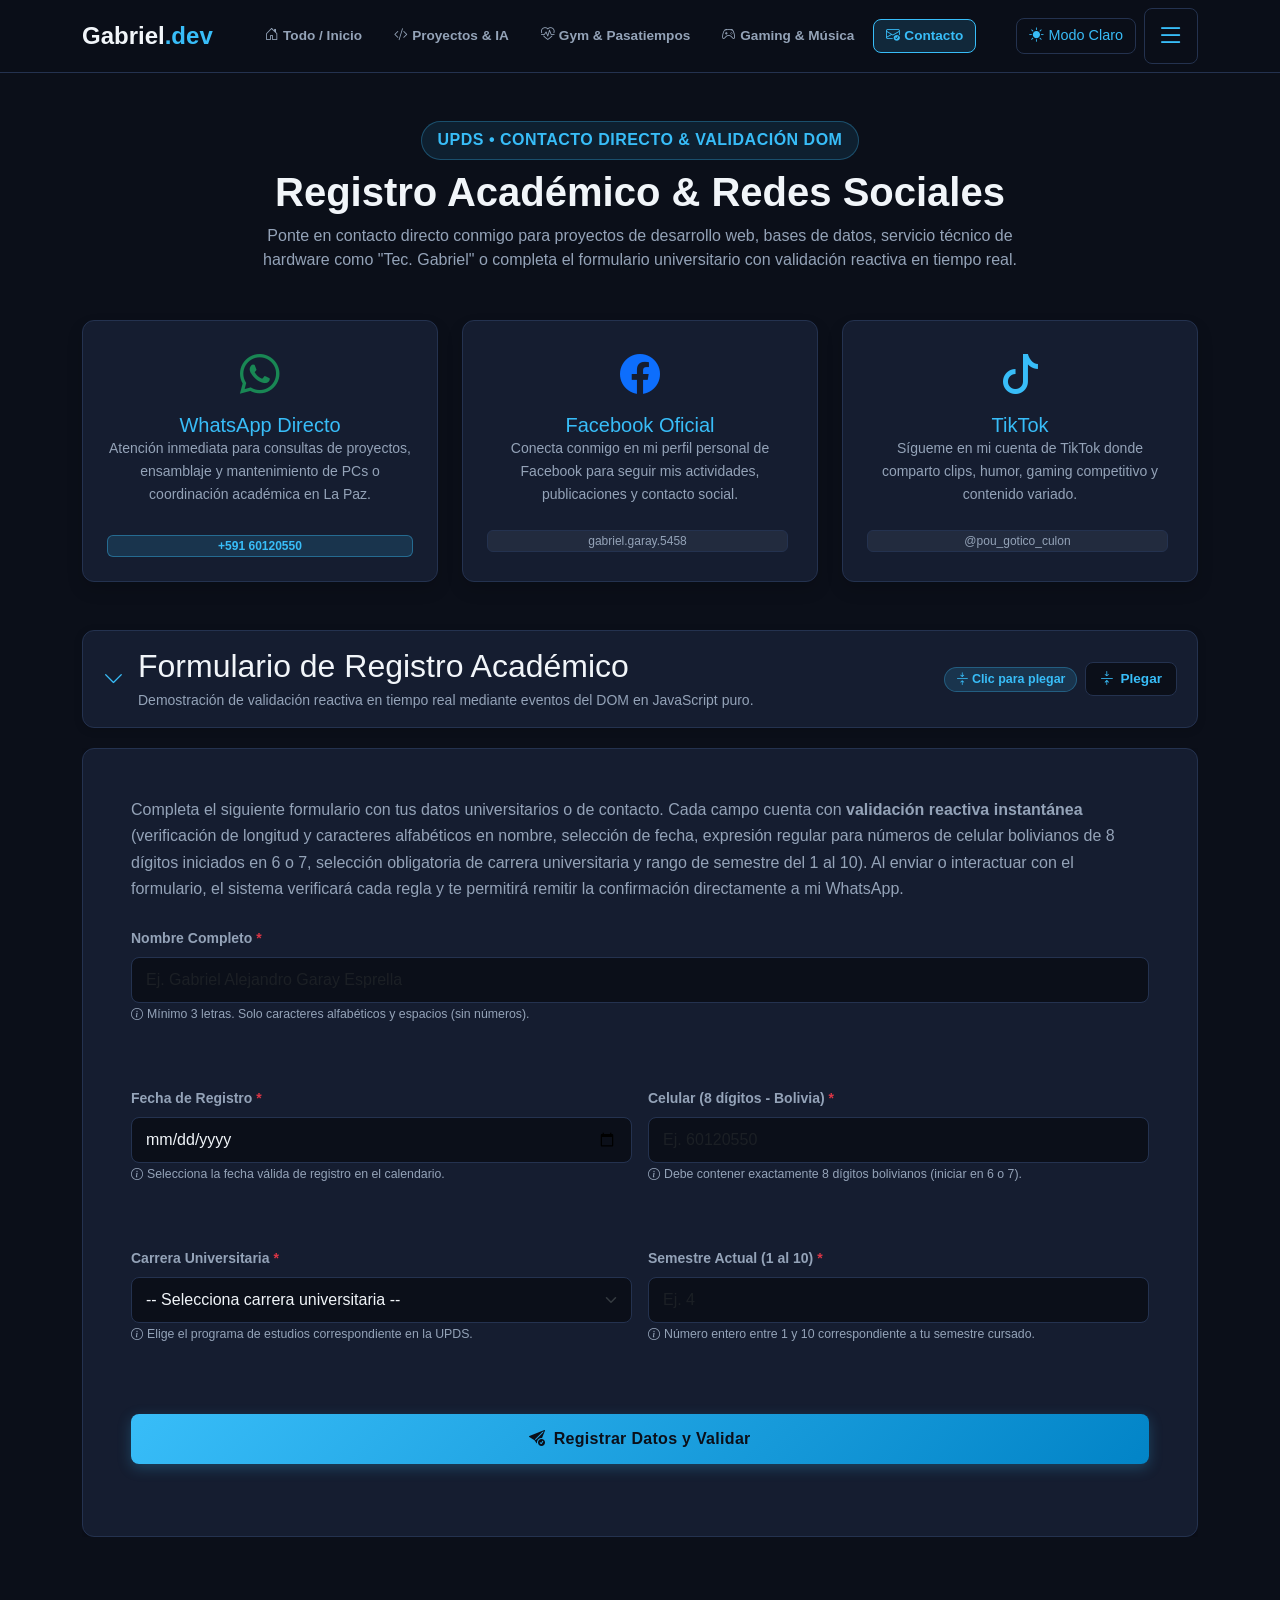
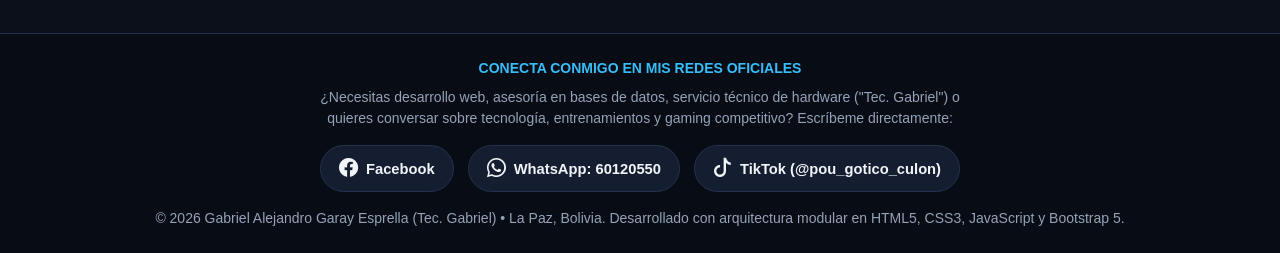
<file: contacto.html>
<!DOCTYPE html>
<html lang="es">
<head>
  <meta charset="UTF-8">
  <meta name="viewport" content="width=device-width, initial-scale=1.0">
  <title>Registro & Contacto | Gabriel Garay</title>
  <link href="https://cdn.jsdelivr.net/npm/bootstrap@5.3.2/dist/css/bootstrap.min.css" rel="stylesheet">
  <link rel="stylesheet" href="https://cdn.jsdelivr.net/npm/bootstrap-icons@1.11.1/font/bootstrap-icons.css">
  <link rel="stylesheet" href="styles.css">
</head>
<body>

  <!-- Navbar -->
  <nav class="navbar-custom py-2">
    <div class="container d-flex flex-wrap justify-content-between align-items-center">
      <a class="navbar-brand fw-bold text-decoration-none fs-4" href="Presentacion.html">Gabriel<span>.dev</span></a>
      
      <div class="page-pills-nav d-none d-lg-flex">
        <a href="Presentacion.html" class="page-pill-link"><i class="bi bi-house-door me-1"></i>Todo / Inicio</a>
        <a href="proyectos.html" class="page-pill-link"><i class="bi bi-code-slash me-1"></i>Proyectos & IA</a>
        <a href="pasatiempos.html" class="page-pill-link"><i class="bi bi-heart-pulse me-1"></i>Gym & Pasatiempos</a>
        <a href="gaming.html" class="page-pill-link"><i class="bi bi-controller me-1"></i>Gaming & Música</a>
        <a href="contacto.html" class="page-pill-link active"><i class="bi bi-envelope-check me-1"></i>Contacto</a>
      </div>

      <div class="d-flex align-items-center gap-2">
        <button id="themeBtn" class="btn-theme-toggle">
          <i class="bi bi-sun-fill" id="themeIcon"></i>
          <span id="themeText" class="d-none d-sm-inline">Modo Claro</span>
        </button>
        <button id="burguerBtn" aria-label="Abrir navegación">
          <i class="bi bi-list fs-3"></i>
        </button>
      </div>

      <div class="nav-menu-wrapper" id="navMenu">
        <ul class="list-unstyled m-0">
          <li><a class="nav-link" href="Presentacion.html"><i class="bi bi-house-door me-2"></i>Inicio (Vista Completa)</a></li>
          <li><a class="nav-link" href="proyectos.html"><i class="bi bi-folder2-open me-2"></i>Proyectos & Desarrollo Profesional</a></li>
          <li><a class="nav-link" href="pasatiempos.html"><i class="bi bi-trophy me-2"></i>Pasatiempos, Gimnasio & Horario</a></li>
          <li><a class="nav-link" href="gaming.html"><i class="bi bi-joystick me-2"></i>Gaming & Música</a></li>
          <li><a class="nav-link text-cyan fw-bold" href="contacto.html"><i class="bi bi-person-lines-fill me-2"></i>Registro & Contacto</a></li>
        </ul>
      </div>
    </div>
  </nav>

  <main class="container my-5 flex-grow-1">
    <div class="text-center mb-5">
      <span class="badge-custom d-inline-block mb-2 text-uppercase">UPDS • Contacto Directo & Validación DOM</span>
      <h1 class="fw-bold">Registro Académico & Redes Sociales</h1>
      <p class="text-muted mx-auto" style="max-width: 800px;">
        Ponte en contacto directo conmigo para proyectos de desarrollo web, bases de datos, servicio técnico de hardware como "Tec. Gabriel" o completa el formulario universitario con validación reactiva en tiempo real.
      </p>
    </div>

    <div class="row g-4 mb-5">
      <div class="col-md-4">
        <a href="https://wa.me/59160120550" target="_blank" rel="noopener noreferrer" class="text-decoration-none">
          <div class="card-custom p-4 text-center shadow d-flex flex-column">
            <i class="bi bi-whatsapp fs-1 text-success mb-2"></i>
            <h5 class="card-title">WhatsApp Directo</h5>
            <p class="card-text flex-grow-1 small">Atención inmediata para consultas de proyectos, ensamblaje y mantenimiento de PCs o coordinación académica en La Paz.</p>
            <span class="badge badge-highlight mt-2">+591 60120550</span>
          </div>
        </a>
      </div>
      <div class="col-md-4">
        <a href="https://www.facebook.com/gabriel.garay.5458/?locale=es_LA" target="_blank" rel="noopener noreferrer" class="text-decoration-none">
          <div class="card-custom p-4 text-center shadow d-flex flex-column">
            <i class="bi bi-facebook fs-1 text-primary mb-2"></i>
            <h5 class="card-title">Facebook Oficial</h5>
            <p class="card-text flex-grow-1 small">Conecta conmigo en mi perfil personal de Facebook para seguir mis actividades, publicaciones y contacto social.</p>
            <span class="badge badge-tech mt-2">gabriel.garay.5458</span>
          </div>
        </a>
      </div>
      <div class="col-md-4">
        <a href="https://www.tiktok.com/@pou_gotico_culon" target="_blank" rel="noopener noreferrer" class="text-decoration-none">
          <div class="card-custom p-4 text-center shadow d-flex flex-column">
            <i class="bi bi-tiktok fs-1 text-cyan mb-2"></i>
            <h5 class="card-title">TikTok</h5>
            <p class="card-text flex-grow-1 small">Sígueme en mi cuenta de TikTok donde comparto clips, humor, gaming competitivo y contenido variado.</p>
            <span class="badge badge-tech mt-2">@pou_gotico_culon</span>
          </div>
        </a>
      </div>
    </div>

    <section id="contacto" class="mb-5">
      <div class="section-header-wrap" data-section-target="#contacto-content" title="Haz clic para desplegar o plegar esta sección">
        <div class="d-flex align-items-center gap-2">
          <i class="bi bi-chevron-down toggle-arrow-icon"></i>
          <div>
            <h2 class="m-0">Formulario de Registro Académico</h2>
            <p class="text-muted small m-0 mt-1">Demostración de validación reactiva en tiempo real mediante eventos del DOM en JavaScript puro.</p>
          </div>
        </div>
        <div class="d-flex align-items-center gap-2">
          <span class="badge badge-collapse-hint"><i class="bi bi-arrows-collapse me-1"></i>Clic para plegar</span>
          <button type="button" class="section-burger-btn" data-section-target="#contacto-content" aria-label="Desplegar o plegar sección Formulario">
            <i class="bi bi-arrows-collapse"></i>
            <span class="burger-text">Plegar</span>
          </button>
        </div>
      </div>

      <div class="section-collapsible-content" id="contacto-content">
        <div class="card-custom p-4 p-md-5 shadow">
          <p class="card-text mb-4">
            Completa el siguiente formulario con tus datos universitarios o de contacto. Cada campo cuenta con <strong>validación reactiva instantánea</strong> (verificación de longitud y caracteres alfabéticos en nombre, selección de fecha, expresión regular para números de celular bolivianos de 8 dígitos iniciados en 6 o 7, selección obligatoria de carrera universitaria y rango de semestre del 1 al 10). Al enviar o interactuar con el formulario, el sistema verificará cada regla y te permitirá remitir la confirmación directamente a mi WhatsApp.
          </p>
          
          <form id="contactForm" novalidate>
            <div class="row g-3">
              
              <!-- 1. Nombre Completo -->
              <div class="col-12">
                <label for="nombre" class="form-label small fw-bold text-muted">
                  Nombre Completo <span class="text-danger">*</span>
                </label>
                <input type="text" id="nombre" class="form-control form-control-custom" placeholder="Ej. Gabriel Alejandro Garay Esprella" autocomplete="name">
                <small class="field-hint"><i class="bi bi-info-circle me-1"></i>Mínimo 3 letras. Solo caracteres alfabéticos y espacios (sin números).</small>
                <div class="error-feedback" id="err-nombre"></div>
                <div class="valid-feedback-custom" id="val-nombre"></div>
              </div>

              <!-- 2. Fecha de Registro -->
              <div class="col-md-6">
                <label for="fecha" class="form-label small fw-bold text-muted">
                  Fecha de Registro <span class="text-danger">*</span>
                </label>
                <input type="date" id="fecha" class="form-control form-control-custom">
                <small class="field-hint"><i class="bi bi-info-circle me-1"></i>Selecciona la fecha válida de registro en el calendario.</small>
                <div class="error-feedback" id="err-fecha"></div>
                <div class="valid-feedback-custom" id="val-fecha"></div>
              </div>

              <!-- 3. Celular -->
              <div class="col-md-6">
                <label for="celular" class="form-label small fw-bold text-muted">
                  Celular (8 dígitos - Bolivia) <span class="text-danger">*</span>
                </label>
                <input type="tel" id="celular" class="form-control form-control-custom" placeholder="Ej. 60120550" maxlength="8" autocomplete="tel">
                <small class="field-hint"><i class="bi bi-info-circle me-1"></i>Debe contener exactamente 8 dígitos bolivianos (iniciar en 6 o 7).</small>
                <div class="error-feedback" id="err-celular"></div>
                <div class="valid-feedback-custom" id="val-celular"></div>
              </div>

              <!-- 4. Carrera -->
              <div class="col-md-6">
                <label for="carrera" class="form-label small fw-bold text-muted">
                  Carrera Universitaria <span class="text-danger">*</span>
                </label>
                <select id="carrera" class="form-select form-control-custom">
                  <option value="">-- Selecciona carrera universitaria --</option>
                  <option value="Ingeniería de Sistemas">Ingeniería de Sistemas</option>
                  <option value="Ingeniería en Redes y Telecomunicaciones">Ingeniería en Redes y Telecomunicaciones</option>
                  <option value="Administración de Empresas">Administración de Empresas</option>
                  <option value="Contaduría Pública">Contaduría Pública</option>
                  <option value="Derecho">Derecho</option>
                </select>
                <small class="field-hint"><i class="bi bi-info-circle me-1"></i>Elige el programa de estudios correspondiente en la UPDS.</small>
                <div class="error-feedback" id="err-carrera"></div>
                <div class="valid-feedback-custom" id="val-carrera"></div>
              </div>

              <!-- 5. Semestre -->
              <div class="col-md-6">
                <label for="semestre" class="form-label small fw-bold text-muted">
                  Semestre Actual (1 al 10) <span class="text-danger">*</span>
                </label>
                <input type="number" id="semestre" class="form-control form-control-custom" min="1" max="10" placeholder="Ej. 4">
                <small class="field-hint"><i class="bi bi-info-circle me-1"></i>Número entero entre 1 y 10 correspondiente a tu semestre cursado.</small>
                <div class="error-feedback" id="err-semestre"></div>
                <div class="valid-feedback-custom" id="val-semestre"></div>
              </div>

            </div>

            <button type="submit" id="submitBtn" class="btn btn-submit-form w-100 mt-4">
              <i class="bi bi-send-check-fill me-2"></i>Registrar Datos y Validar
            </button>
          </form>

          <div id="alertaBox" class="mt-4"></div>
        </div>
      </div>
    </section>
  </main>

  <footer class="py-4 mt-auto">
    <div class="container text-center">
      <p class="small text-uppercase fw-bold text-cyan mb-2">Conecta conmigo en mis redes oficiales</p>
      <p class="text-muted small mx-auto mb-3" style="max-width: 650px;">
        ¿Necesitas desarrollo web, asesoría en bases de datos, servicio técnico de hardware ("Tec. Gabriel") o quieres conversar sobre tecnología, entrenamientos y gaming competitivo? Escríbeme directamente:
      </p>
      <div class="social-links-wrapper mb-3">
        <a href="https://www.facebook.com/gabriel.garay.5458/?locale=es_LA" target="_blank" rel="noopener noreferrer" class="social-btn facebook">
          <i class="bi bi-facebook"></i>
          <span>Facebook</span>
        </a>
        <a href="https://wa.me/59160120550" target="_blank" rel="noopener noreferrer" class="social-btn whatsapp">
          <i class="bi bi-whatsapp"></i>
          <span>WhatsApp: 60120550</span>
        </a>
        <a href="https://www.tiktok.com/@pou_gotico_culon" target="_blank" rel="noopener noreferrer" class="social-btn tiktok">
          <i class="bi bi-tiktok"></i>
          <span>TikTok (@pou_gotico_culon)</span>
        </a>
      </div>
      <p class="text-muted small m-0">&copy; 2026 Gabriel Alejandro Garay Esprella (Tec. Gabriel) • La Paz, Bolivia. Desarrollado con arquitectura modular en HTML5, CSS3, JavaScript y Bootstrap 5.</p>
    </div>
  </footer>

  <script src="https://cdn.jsdelivr.net/npm/bootstrap@5.3.2/dist/js/bootstrap.bundle.min.js"></script>
  <script src="script.js"></script>
</body>
</html>
</file>
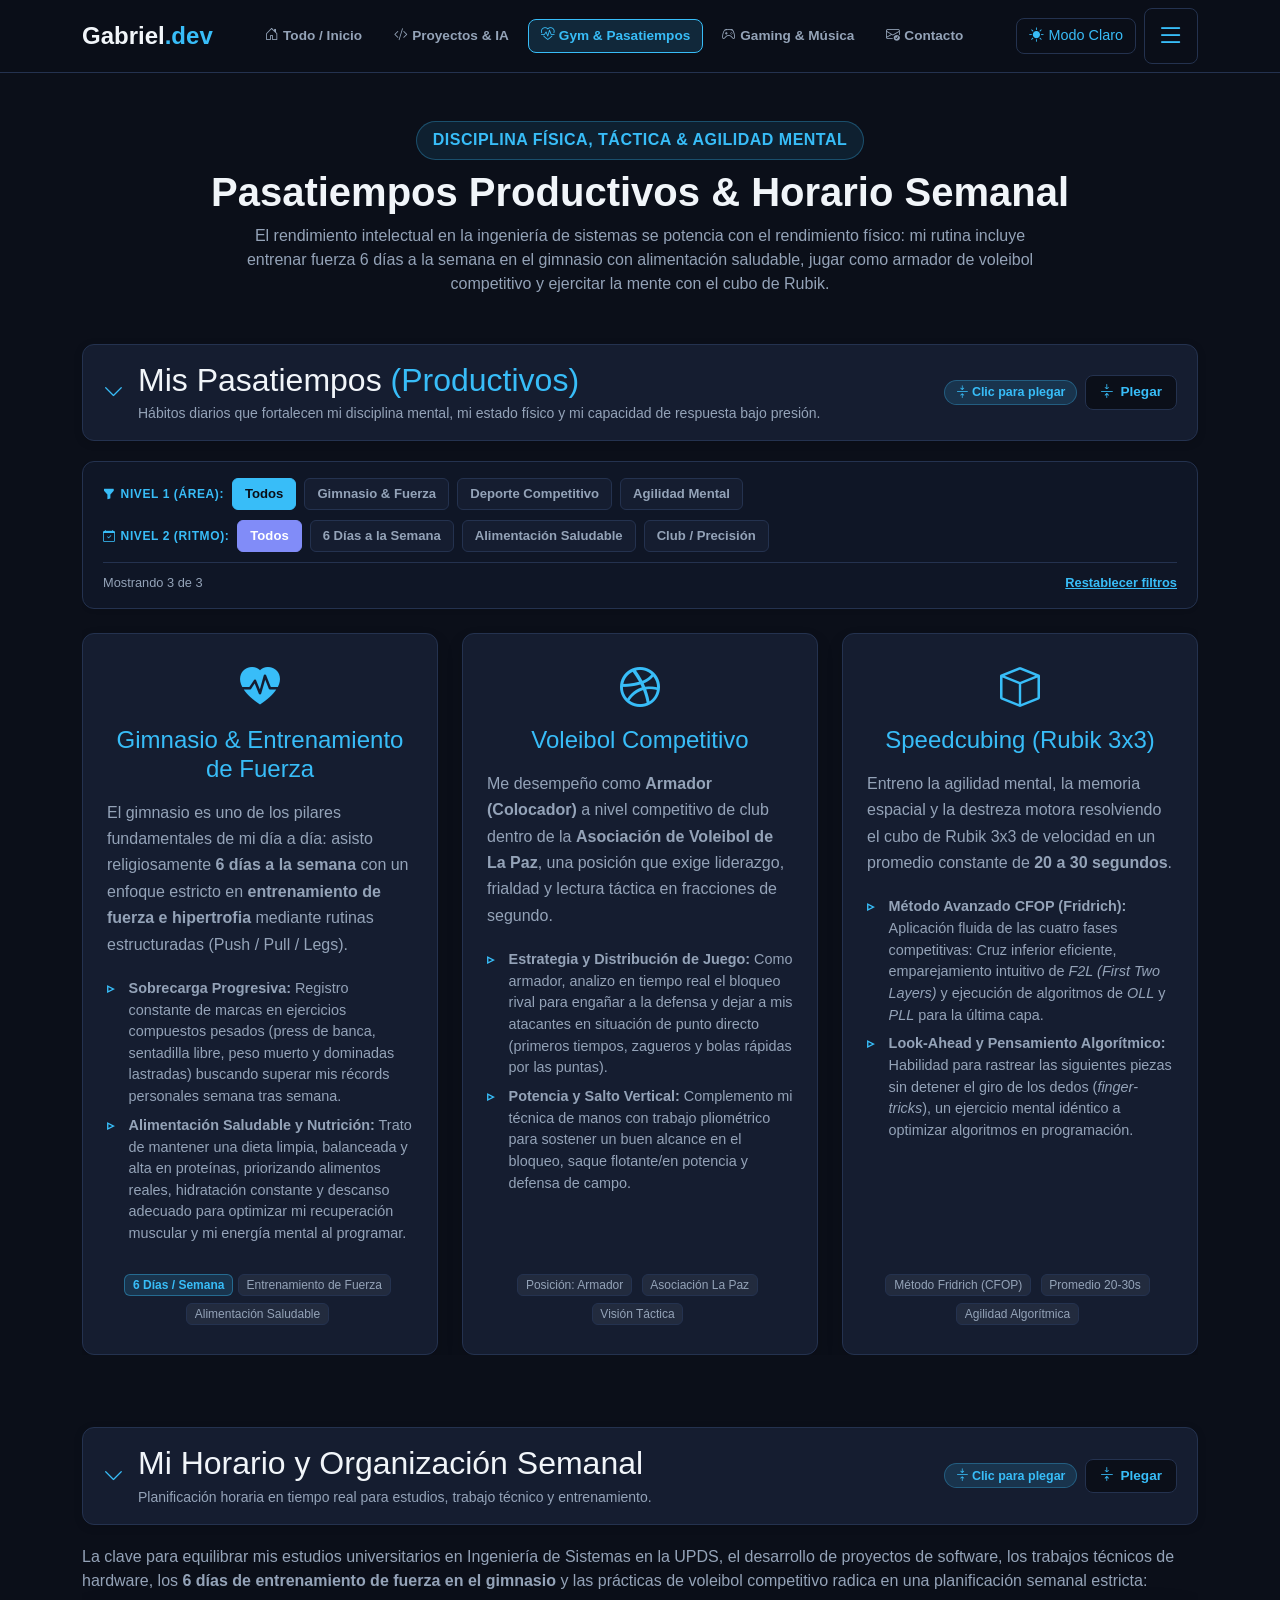
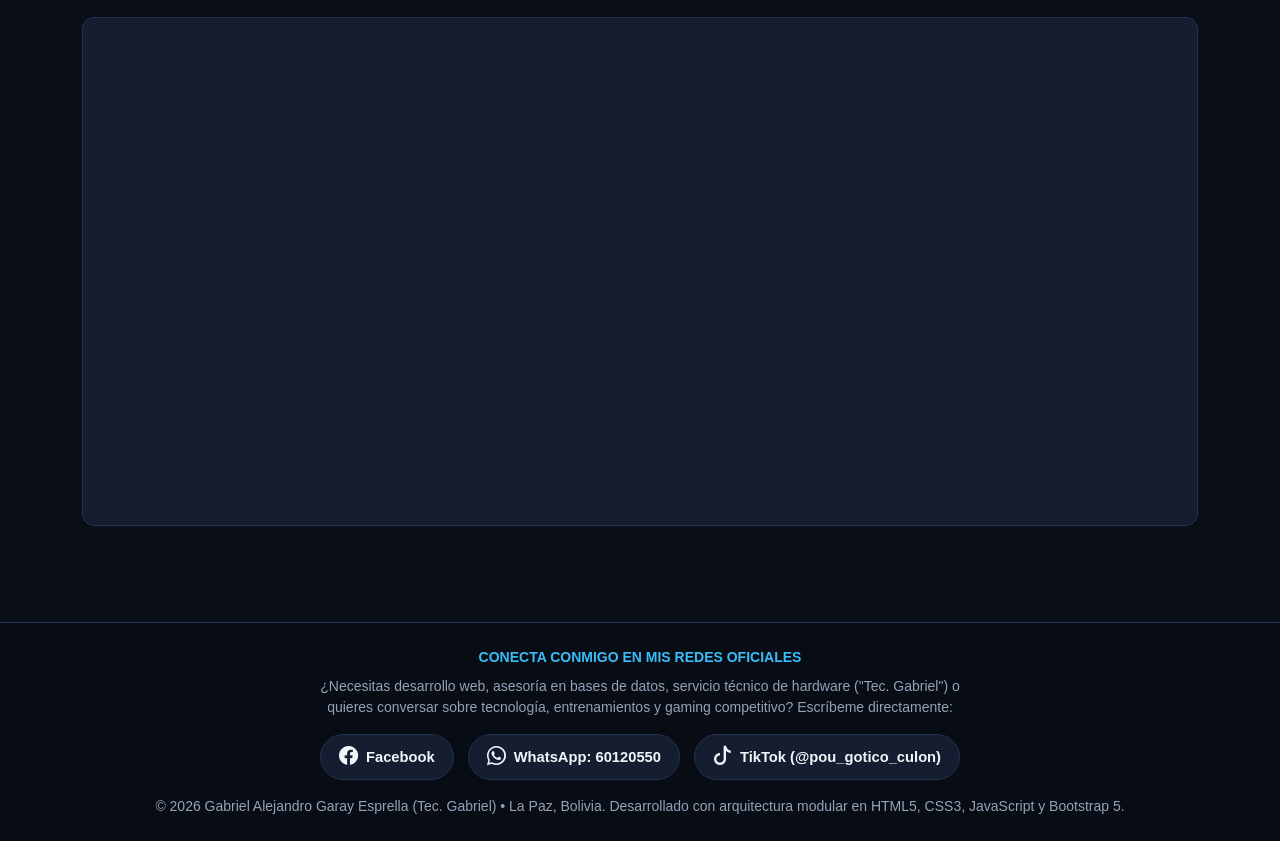
<file: pasatiempos.html>
<!DOCTYPE html>
<html lang="es">
<head>
  <meta charset="UTF-8">
  <meta name="viewport" content="width=device-width, initial-scale=1.0">
  <title>Gimnasio, Pasatiempos & Horario | Gabriel Garay</title>
  <link href="https://cdn.jsdelivr.net/npm/bootstrap@5.3.2/dist/css/bootstrap.min.css" rel="stylesheet">
  <link rel="stylesheet" href="https://cdn.jsdelivr.net/npm/bootstrap-icons@1.11.1/font/bootstrap-icons.css">
  <link rel="stylesheet" href="styles.css">
</head>
<body>

  <!-- Navbar -->
  <nav class="navbar-custom py-2">
    <div class="container d-flex flex-wrap justify-content-between align-items-center">
      <a class="navbar-brand fw-bold text-decoration-none fs-4" href="Presentacion.html">Gabriel<span>.dev</span></a>
      
      <div class="page-pills-nav d-none d-lg-flex">
        <a href="Presentacion.html" class="page-pill-link"><i class="bi bi-house-door me-1"></i>Todo / Inicio</a>
        <a href="proyectos.html" class="page-pill-link"><i class="bi bi-code-slash me-1"></i>Proyectos & IA</a>
        <a href="pasatiempos.html" class="page-pill-link active"><i class="bi bi-heart-pulse me-1"></i>Gym & Pasatiempos</a>
        <a href="gaming.html" class="page-pill-link"><i class="bi bi-controller me-1"></i>Gaming & Música</a>
        <a href="contacto.html" class="page-pill-link"><i class="bi bi-envelope-check me-1"></i>Contacto</a>
      </div>

      <div class="d-flex align-items-center gap-2">
        <button id="themeBtn" class="btn-theme-toggle">
          <i class="bi bi-sun-fill" id="themeIcon"></i>
          <span id="themeText" class="d-none d-sm-inline">Modo Claro</span>
        </button>
        <button id="burguerBtn" aria-label="Abrir navegación">
          <i class="bi bi-list fs-3"></i>
        </button>
      </div>

      <div class="nav-menu-wrapper" id="navMenu">
        <ul class="list-unstyled m-0">
          <li><a class="nav-link" href="Presentacion.html"><i class="bi bi-house-door me-2"></i>Inicio (Vista Completa)</a></li>
          <li><a class="nav-link" href="proyectos.html"><i class="bi bi-folder2-open me-2"></i>Proyectos & Desarrollo Profesional</a></li>
          <li><a class="nav-link text-cyan fw-bold" href="pasatiempos.html"><i class="bi bi-trophy me-2"></i>Pasatiempos, Gimnasio & Horario</a></li>
          <li><a class="nav-link" href="gaming.html"><i class="bi bi-joystick me-2"></i>Gaming & Música</a></li>
          <li><a class="nav-link" href="contacto.html"><i class="bi bi-person-lines-fill me-2"></i>Registro & Contacto</a></li>
        </ul>
      </div>
    </div>
  </nav>

  <main class="container my-5 flex-grow-1">
    <div class="text-center mb-5">
      <span class="badge-custom d-inline-block mb-2 text-uppercase">Disciplina Física, Táctica & Agilidad Mental</span>
      <h1 class="fw-bold">Pasatiempos Productivos & Horario Semanal</h1>
      <p class="text-muted mx-auto" style="max-width: 800px;">
        El rendimiento intelectual en la ingeniería de sistemas se potencia con el rendimiento físico: mi rutina incluye entrenar fuerza 6 días a la semana en el gimnasio con alimentación saludable, jugar como armador de voleibol competitivo y ejercitar la mente con el cubo de Rubik.
      </p>
    </div>

    <section id="pasatiempos" class="mb-5" data-filter-section="pasatiempos">
      <div class="section-header-wrap" data-section-target="#pasatiempos-content" title="Haz clic para desplegar o plegar esta sección">
        <div class="d-flex align-items-center gap-2">
          <i class="bi bi-chevron-down toggle-arrow-icon"></i>
          <div>
            <h2 class="m-0">Mis Pasatiempos <span class="text-cyan">(Productivos)</span></h2>
            <p class="text-muted small m-0 mt-1">Hábitos diarios que fortalecen mi disciplina mental, mi estado físico y mi capacidad de respuesta bajo presión.</p>
          </div>
        </div>
        <div class="d-flex align-items-center gap-2">
          <span class="badge badge-collapse-hint"><i class="bi bi-arrows-collapse me-1"></i>Clic para plegar</span>
          <button type="button" class="section-burger-btn" data-section-target="#pasatiempos-content" aria-label="Desplegar o plegar sección Pasatiempos">
            <i class="bi bi-arrows-collapse"></i>
            <span class="burger-text">Plegar</span>
          </button>
        </div>
      </div>

      <div class="section-collapsible-content" id="pasatiempos-content">
        <div class="multilevel-filter-box shadow-sm">
        <div class="filter-level-row">
          <span class="filter-level-label"><i class="bi bi-funnel-fill"></i>Nivel 1 (Área):</span>
          <button class="filter-btn active" data-filter-level="1" data-filter-value="todos">Todos</button>
          <button class="filter-btn" data-filter-level="1" data-filter-value="gimnasio">Gimnasio & Fuerza</button>
          <button class="filter-btn" data-filter-level="1" data-filter-value="deporte">Deporte Competitivo</button>
          <button class="filter-btn" data-filter-level="1" data-filter-value="mental">Agilidad Mental</button>
        </div>
        <div class="filter-level-row">
          <span class="filter-level-label"><i class="bi bi-calendar-check"></i>Nivel 2 (Ritmo):</span>
          <button class="filter-btn filter-btn-sub active" data-filter-level="2" data-filter-value="todos">Todos</button>
          <button class="filter-btn filter-btn-sub" data-filter-level="2" data-filter-value="6dias">6 Días a la Semana</button>
          <button class="filter-btn filter-btn-sub" data-filter-level="2" data-filter-value="nutricion">Alimentación Saludable</button>
          <button class="filter-btn filter-btn-sub" data-filter-level="2" data-filter-value="torneos">Club / Precisión</button>
        </div>
        <div class="filter-status-bar">
          <span data-filter-count>Mostrando 3 de 3</span>
          <button type="button" class="btn-reset-filter" data-filter-reset>Restablecer filtros</button>
        </div>
      </div>

      <div class="row g-4">
        <div class="col-md-4" data-item-filtrable data-nivel1="gimnasio" data-nivel2="6dias nutricion">
          <div class="card-custom p-4 shadow d-flex flex-column">
            <div class="text-center mb-3">
              <i class="bi bi-heart-pulse-fill fs-1 text-cyan"></i>
              <h4 class="card-title mt-2">Gimnasio & Entrenamiento de Fuerza</h4>
            </div>
            <p class="card-text mb-2">
              El gimnasio es uno de los pilares fundamentales de mi día a día: asisto religiosamente <strong>6 días a la semana</strong> con un enfoque estricto en <strong>entrenamiento de fuerza e hipertrofia</strong> mediante rutinas estructuradas (Push / Pull / Legs).
            </p>
            <ul class="detail-list flex-grow-1">
              <li><strong>Sobrecarga Progresiva:</strong> Registro constante de marcas en ejercicios compuestos pesados (press de banca, sentadilla libre, peso muerto y dominadas lastradas) buscando superar mis récords personales semana tras semana.</li>
              <li><strong>Alimentación Saludable y Nutrición:</strong> Trato de mantener una dieta limpia, balanceada y alta en proteínas, priorizando alimentos reales, hidratación constante y descanso adecuado para optimizar mi recuperación muscular y mi energía mental al programar.</li>
            </ul>
            <div class="mt-2 text-center">
              <span class="badge badge-highlight">6 Días / Semana</span>
              <span class="badge badge-tech">Entrenamiento de Fuerza</span>
              <span class="badge badge-tech">Alimentación Saludable</span>
            </div>
          </div>
        </div>

        <div class="col-md-4" data-item-filtrable data-nivel1="deporte" data-nivel2="torneos">
          <div class="card-custom p-4 shadow d-flex flex-column">
            <div class="text-center mb-3">
              <i class="bi bi-dribbble fs-1 text-cyan"></i>
              <h4 class="card-title mt-2">Voleibol Competitivo</h4>
            </div>
            <p class="card-text mb-2">
              Me desempeño como <strong>Armador (Colocador)</strong> a nivel competitivo de club dentro de la <strong>Asociación de Voleibol de La Paz</strong>, una posición que exige liderazgo, frialdad y lectura táctica en fracciones de segundo.
            </p>
            <ul class="detail-list flex-grow-1">
              <li><strong>Estrategia y Distribución de Juego:</strong> Como armador, analizo en tiempo real el bloqueo rival para engañar a la defensa y dejar a mis atacantes en situación de punto directo (primeros tiempos, zagueros y bolas rápidas por las puntas).</li>
              <li><strong>Potencia y Salto Vertical:</strong> Complemento mi técnica de manos con trabajo pliométrico para sostener un buen alcance en el bloqueo, saque flotante/en potencia y defensa de campo.</li>
            </ul>
            <div class="mt-2 text-center">
              <span class="badge badge-tech">Posición: Armador</span>
              <span class="badge badge-tech">Asociación La Paz</span>
              <span class="badge badge-tech">Visión Táctica</span>
            </div>
          </div>
        </div>

        <div class="col-md-4" data-item-filtrable data-nivel1="mental" data-nivel2="torneos">
          <div class="card-custom p-4 shadow d-flex flex-column">
            <div class="text-center mb-3">
              <i class="bi bi-box fs-1 text-cyan"></i>
              <h4 class="card-title mt-2">Speedcubing (Rubik 3x3)</h4>
            </div>
            <p class="card-text mb-2">
              Entreno la agilidad mental, la memoria espacial y la destreza motora resolviendo el cubo de Rubik 3x3 de velocidad en un promedio constante de <strong>20 a 30 segundos</strong>.
            </p>
            <ul class="detail-list flex-grow-1">
              <li><strong>Método Avanzado CFOP (Fridrich):</strong> Aplicación fluida de las cuatro fases competitivas: Cruz inferior eficiente, emparejamiento intuitivo de <em>F2L (First Two Layers)</em> y ejecución de algoritmos de <em>OLL</em> y <em>PLL</em> para la última capa.</li>
              <li><strong>Look-Ahead y Pensamiento Algorítmico:</strong> Habilidad para rastrear las siguientes piezas sin detener el giro de los dedos (<em>finger-tricks</em>), un ejercicio mental idéntico a optimizar algoritmos en programación.</li>
            </ul>
            <div class="mt-2 text-center">
              <span class="badge badge-tech">Método Fridrich (CFOP)</span>
              <span class="badge badge-tech">Promedio 20-30s</span>
              <span class="badge badge-tech">Agilidad Algorítmica</span>
            </div>
          </div>
        </div>
      </div>

      <div class="empty-filter-msg" data-filter-empty>
        <i class="bi bi-search fs-3 d-block mb-2 text-cyan"></i>
        No hay pasatiempos que coincidan con los filtros seleccionados.
      </div>
    </div>
    </section>

    <!-- Horario -->
    <section id="horario" class="mb-5 pt-4">
      <div class="section-header-wrap" data-section-target="#horario-content" title="Haz clic para desplegar o plegar esta sección">
        <div class="d-flex align-items-center gap-2">
          <i class="bi bi-chevron-down toggle-arrow-icon"></i>
          <div>
            <h2 class="m-0">Mi Horario y Organización Semanal</h2>
            <p class="text-muted small m-0 mt-1">Planificación horaria en tiempo real para estudios, trabajo técnico y entrenamiento.</p>
          </div>
        </div>
        <div class="d-flex align-items-center gap-2">
          <span class="badge badge-collapse-hint"><i class="bi bi-arrows-collapse me-1"></i>Clic para plegar</span>
          <button type="button" class="section-burger-btn" data-section-target="#horario-content" aria-label="Desplegar o plegar sección Horario">
            <i class="bi bi-arrows-collapse"></i>
            <span class="burger-text">Plegar</span>
          </button>
        </div>
      </div>

      <div class="section-collapsible-content" id="horario-content">
        <p class="text-muted mb-4">
          La clave para equilibrar mis estudios universitarios en Ingeniería de Sistemas en la UPDS, el desarrollo de proyectos de software, los trabajos técnicos de hardware, los <strong>6 días de entrenamiento de fuerza en el gimnasio</strong> y las prácticas de voleibol competitivo radica en una planificación semanal estricta:
        </p>
        <div class="iframe-container shadow-lg">
          <iframe 
            src="https://docs.google.com/spreadsheets/d/1Ve2lEWtBt52dYJkAR1pNttrgSYGb_Ym4D73VpQwKV1I/htmlembed?widget=true&amp;headers=false" 
            width="100%" 
            height="500" 
            style="border: none;"
            title="Horario Semanal de Gabriel">
          </iframe>
        </div>
      </div>
    </section>
  </main>

  <footer class="py-4 mt-auto">
    <div class="container text-center">
      <p class="small text-uppercase fw-bold text-cyan mb-2">Conecta conmigo en mis redes oficiales</p>
      <p class="text-muted small mx-auto mb-3" style="max-width: 650px;">
        ¿Necesitas desarrollo web, asesoría en bases de datos, servicio técnico de hardware ("Tec. Gabriel") o quieres conversar sobre tecnología, entrenamientos y gaming competitivo? Escríbeme directamente:
      </p>
      <div class="social-links-wrapper mb-3">
        <a href="https://www.facebook.com/gabriel.garay.5458/?locale=es_LA" target="_blank" rel="noopener noreferrer" class="social-btn facebook">
          <i class="bi bi-facebook"></i>
          <span>Facebook</span>
        </a>
        <a href="https://wa.me/59160120550" target="_blank" rel="noopener noreferrer" class="social-btn whatsapp">
          <i class="bi bi-whatsapp"></i>
          <span>WhatsApp: 60120550</span>
        </a>
        <a href="https://www.tiktok.com/@pou_gotico_culon" target="_blank" rel="noopener noreferrer" class="social-btn tiktok">
          <i class="bi bi-tiktok"></i>
          <span>TikTok (@pou_gotico_culon)</span>
        </a>
      </div>
      <p class="text-muted small m-0">&copy; 2026 Gabriel Alejandro Garay Esprella (Tec. Gabriel) • La Paz, Bolivia. Desarrollado con arquitectura modular en HTML5, CSS3, JavaScript y Bootstrap 5.</p>
    </div>
  </footer>

  <script src="https://cdn.jsdelivr.net/npm/bootstrap@5.3.2/dist/js/bootstrap.bundle.min.js"></script>
  <script src="script.js"></script>
</body>
</html>
</file>
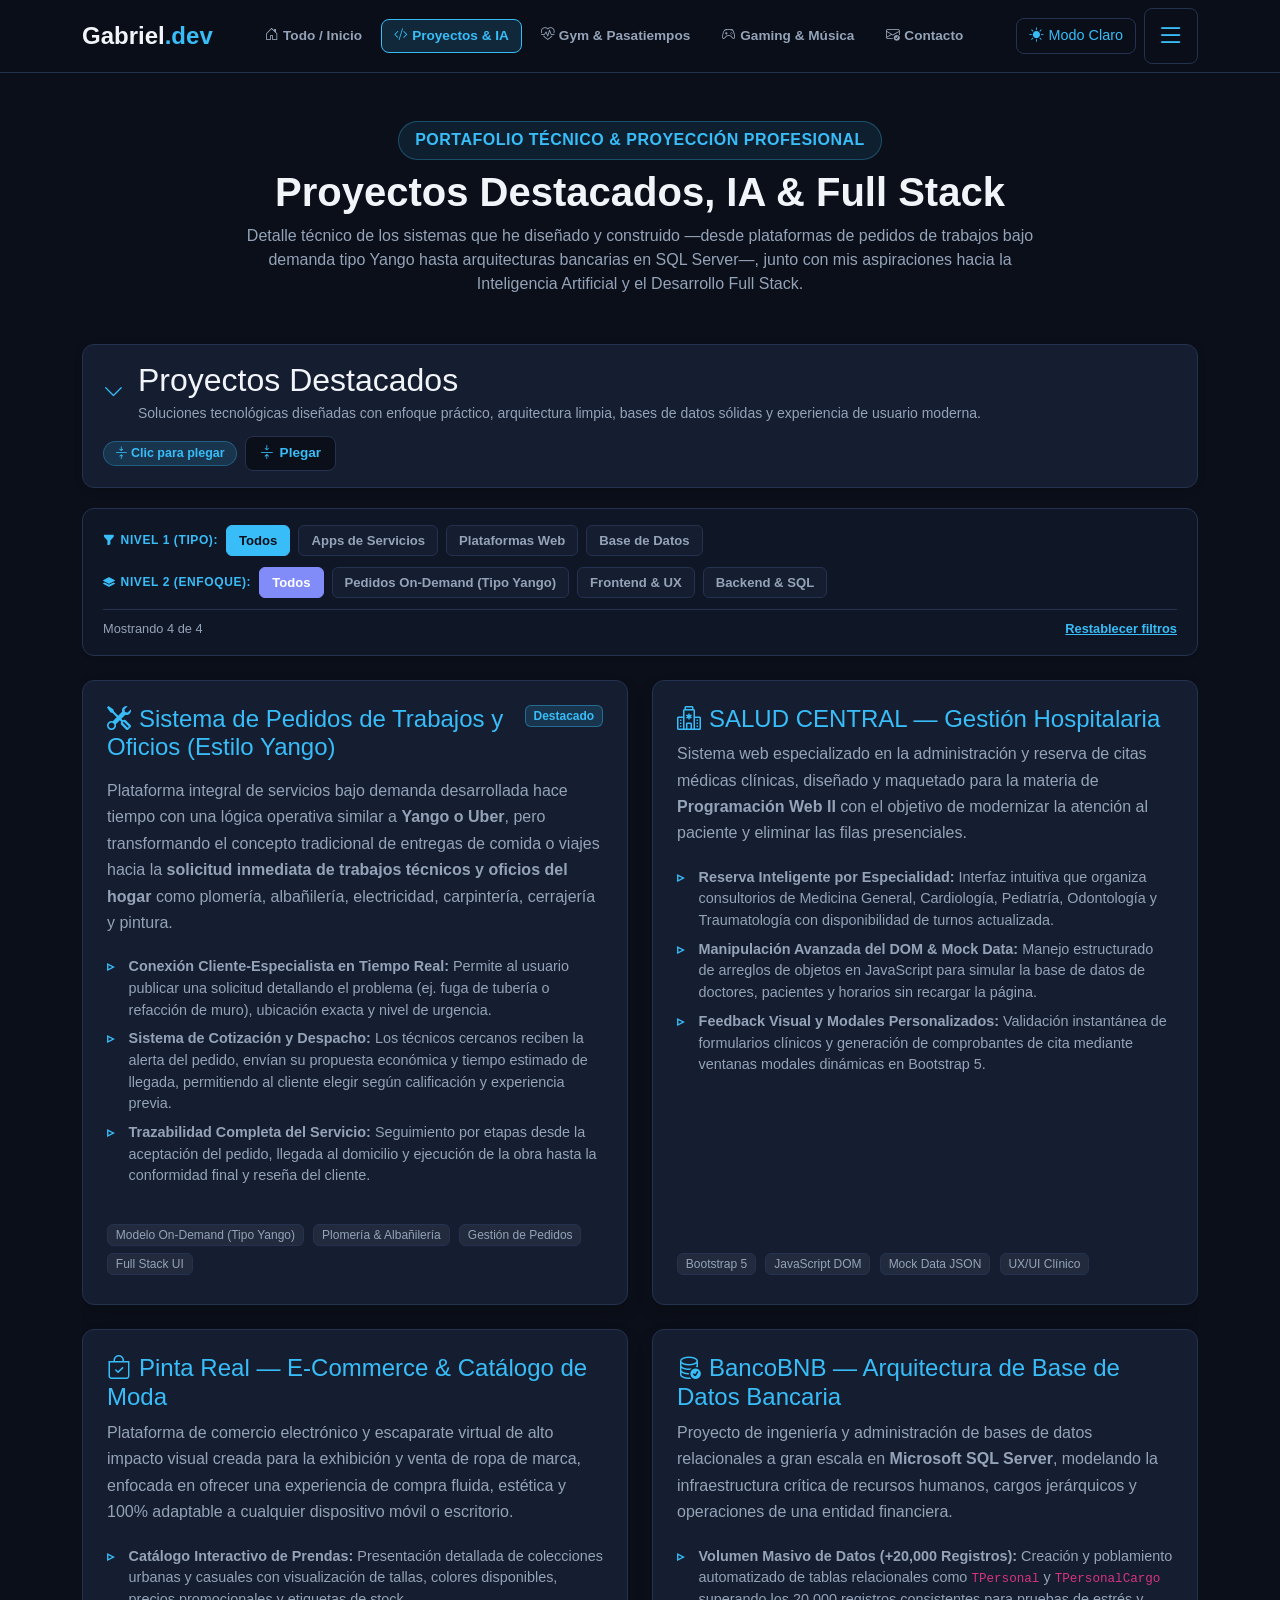
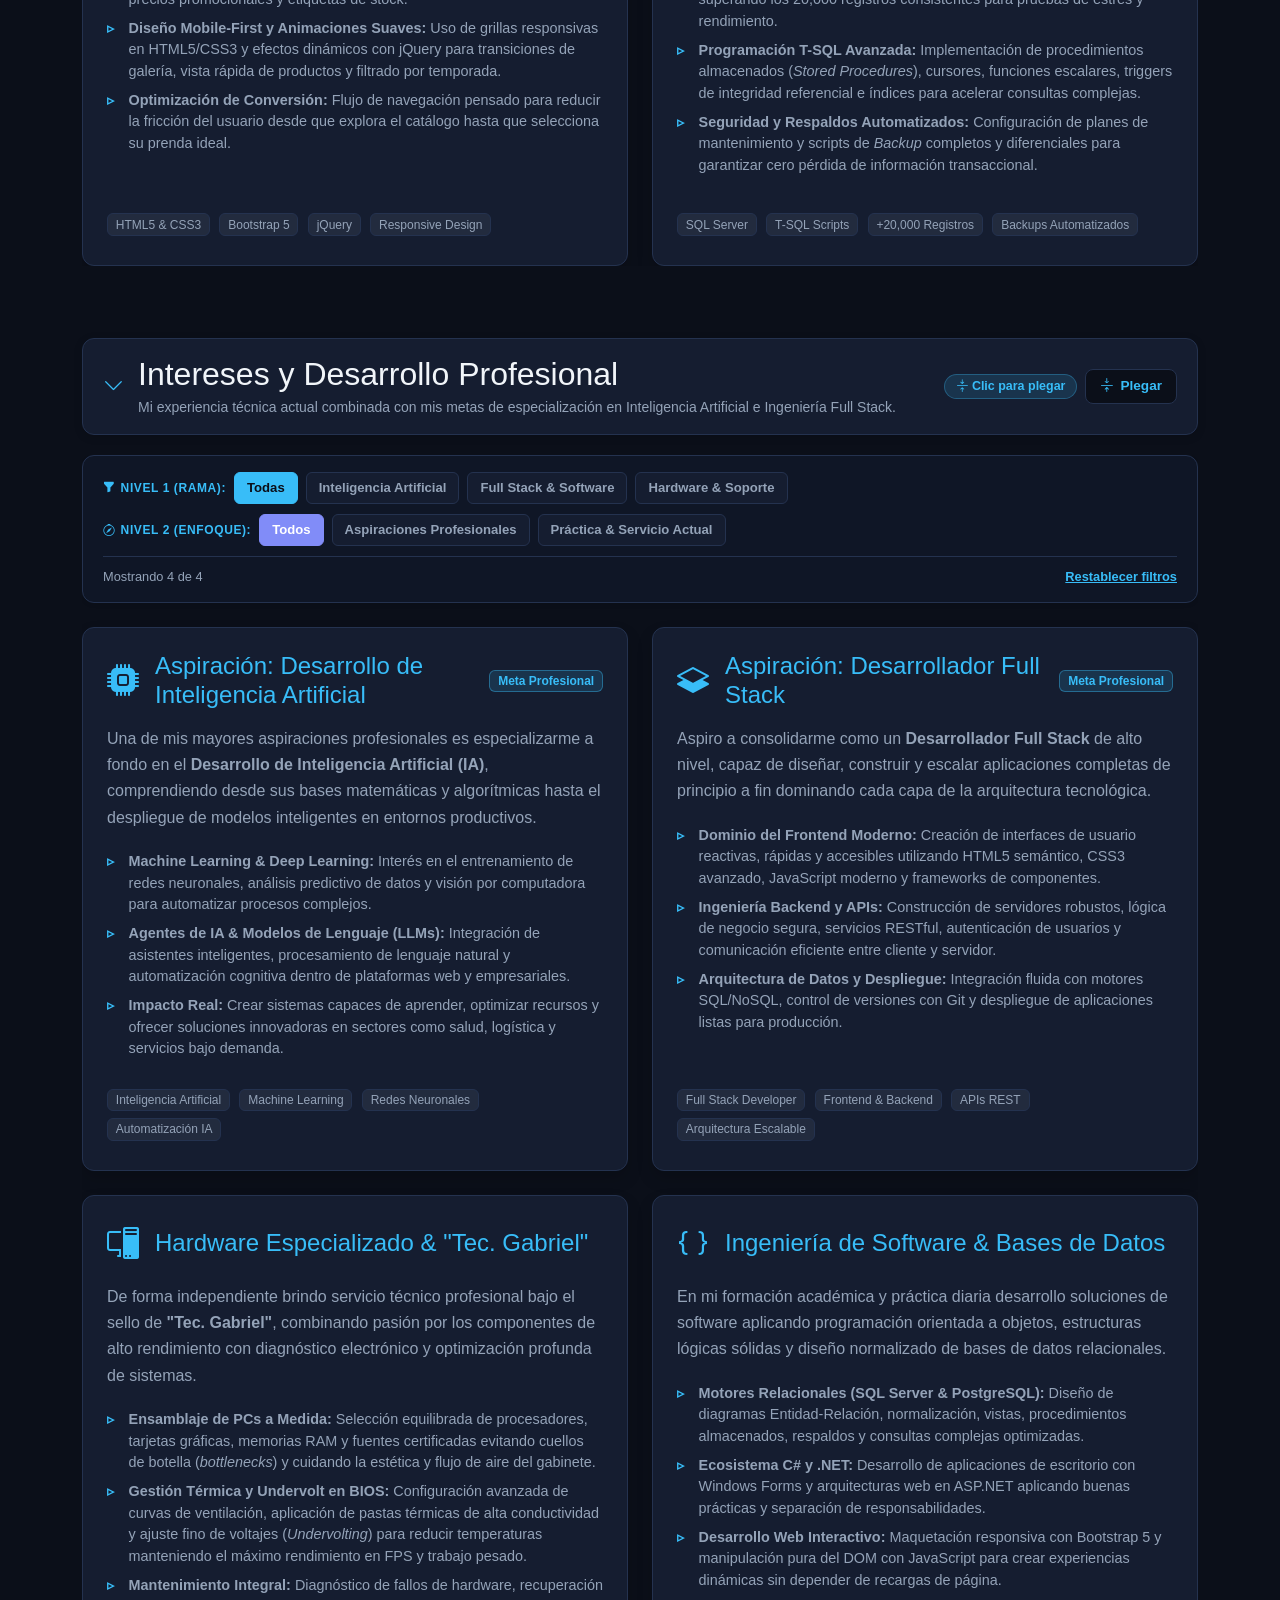
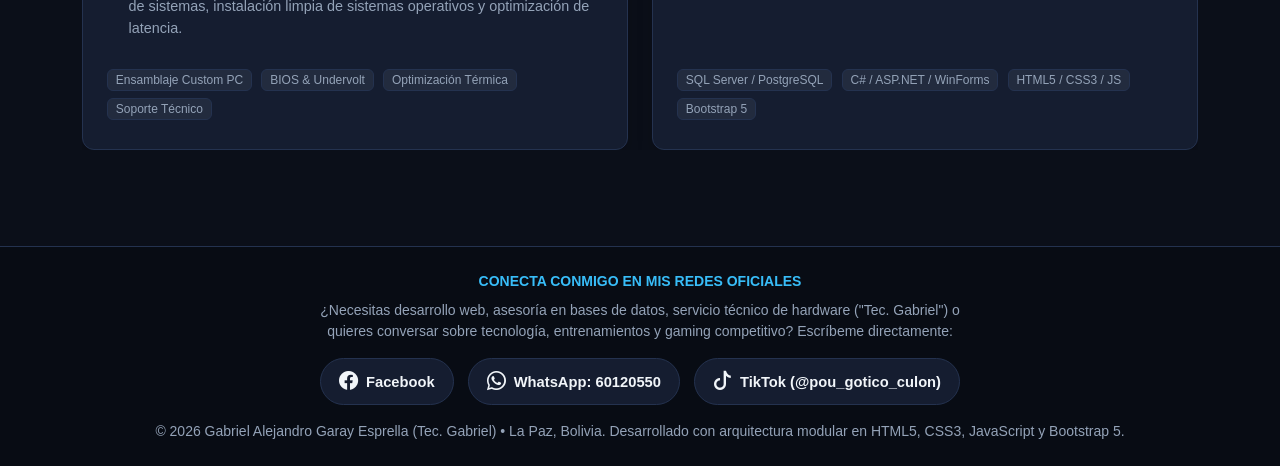
<file: proyectos.html>
<!DOCTYPE html>
<html lang="es">
<head>
  <meta charset="UTF-8">
  <meta name="viewport" content="width=device-width, initial-scale=1.0">
  <title>Proyectos, IA & Full Stack | Gabriel Garay</title>
  <link href="https://cdn.jsdelivr.net/npm/bootstrap@5.3.2/dist/css/bootstrap.min.css" rel="stylesheet">
  <link rel="stylesheet" href="https://cdn.jsdelivr.net/npm/bootstrap-icons@1.11.1/font/bootstrap-icons.css">
  <link rel="stylesheet" href="styles.css">
</head>
<body>

  <!-- Navbar -->
  <nav class="navbar-custom py-2">
    <div class="container d-flex flex-wrap justify-content-between align-items-center">
      <a class="navbar-brand fw-bold text-decoration-none fs-4" href="Presentacion.html">Gabriel<span>.dev</span></a>
      
      <div class="page-pills-nav d-none d-lg-flex">
        <a href="Presentacion.html" class="page-pill-link"><i class="bi bi-house-door me-1"></i>Todo / Inicio</a>
        <a href="proyectos.html" class="page-pill-link active"><i class="bi bi-code-slash me-1"></i>Proyectos & IA</a>
        <a href="pasatiempos.html" class="page-pill-link"><i class="bi bi-heart-pulse me-1"></i>Gym & Pasatiempos</a>
        <a href="gaming.html" class="page-pill-link"><i class="bi bi-controller me-1"></i>Gaming & Música</a>
        <a href="contacto.html" class="page-pill-link"><i class="bi bi-envelope-check me-1"></i>Contacto</a>
      </div>

      <div class="d-flex align-items-center gap-2">
        <button id="themeBtn" class="btn-theme-toggle">
          <i class="bi bi-sun-fill" id="themeIcon"></i>
          <span id="themeText" class="d-none d-sm-inline">Modo Claro</span>
        </button>
        <button id="burguerBtn" aria-label="Abrir navegación">
          <i class="bi bi-list fs-3"></i>
        </button>
      </div>

      <div class="nav-menu-wrapper" id="navMenu">
        <ul class="list-unstyled m-0">
          <li><a class="nav-link" href="Presentacion.html"><i class="bi bi-house-door me-2"></i>Inicio (Vista Completa)</a></li>
          <li><a class="nav-link text-cyan fw-bold" href="proyectos.html"><i class="bi bi-folder2-open me-2"></i>Proyectos & Desarrollo Profesional</a></li>
          <li><a class="nav-link" href="pasatiempos.html"><i class="bi bi-trophy me-2"></i>Pasatiempos, Gimnasio & Horario</a></li>
          <li><a class="nav-link" href="gaming.html"><i class="bi bi-joystick me-2"></i>Gaming & Música</a></li>
          <li><a class="nav-link" href="contacto.html"><i class="bi bi-person-lines-fill me-2"></i>Registro & Contacto</a></li>
        </ul>
      </div>
    </div>
  </nav>

  <main class="container my-5 flex-grow-1">
    <div class="text-center mb-5">
      <span class="badge-custom d-inline-block mb-2 text-uppercase">Portafolio Técnico & Proyección Profesional</span>
      <h1 class="fw-bold">Proyectos Destacados, IA & Full Stack</h1>
      <p class="text-muted mx-auto" style="max-width: 800px;">
        Detalle técnico de los sistemas que he diseñado y construido —desde plataformas de pedidos de trabajos bajo demanda tipo Yango hasta arquitecturas bancarias en SQL Server—, junto con mis aspiraciones hacia la Inteligencia Artificial y el Desarrollo Full Stack.
      </p>
    </div>

    <!-- PROYECTOS DESTACADOS -->
    <section id="proyectos" class="mb-5" data-filter-section="proyectos">
      <div class="section-header-wrap" data-section-target="#proyectos-content" title="Haz clic para desplegar o plegar esta sección">
        <div class="d-flex align-items-center gap-2">
          <i class="bi bi-chevron-down toggle-arrow-icon"></i>
          <div>
            <h2 class="m-0">Proyectos Destacados</h2>
            <p class="text-muted small m-0 mt-1">Soluciones tecnológicas diseñadas con enfoque práctico, arquitectura limpia, bases de datos sólidas y experiencia de usuario moderna.</p>
          </div>
        </div>
        <div class="d-flex align-items-center gap-2">
          <span class="badge badge-collapse-hint"><i class="bi bi-arrows-collapse me-1"></i>Clic para plegar</span>
          <button type="button" class="section-burger-btn" data-section-target="#proyectos-content" aria-label="Desplegar o plegar sección Proyectos">
            <i class="bi bi-arrows-collapse"></i>
            <span class="burger-text">Plegar</span>
          </button>
        </div>
      </div>

      <div class="section-collapsible-content" id="proyectos-content">
        <div class="multilevel-filter-box shadow-sm">
        <div class="filter-level-row">
          <span class="filter-level-label"><i class="bi bi-funnel-fill"></i>Nivel 1 (Tipo):</span>
          <button class="filter-btn active" data-filter-level="1" data-filter-value="todos">Todos</button>
          <button class="filter-btn" data-filter-level="1" data-filter-value="servicios">Apps de Servicios</button>
          <button class="filter-btn" data-filter-level="1" data-filter-value="web">Plataformas Web</button>
          <button class="filter-btn" data-filter-level="1" data-filter-value="datos">Base de Datos</button>
        </div>
        <div class="filter-level-row">
          <span class="filter-level-label"><i class="bi bi-layers-fill"></i>Nivel 2 (Enfoque):</span>
          <button class="filter-btn filter-btn-sub active" data-filter-level="2" data-filter-value="todos">Todos</button>
          <button class="filter-btn filter-btn-sub" data-filter-level="2" data-filter-value="ondemand">Pedidos On-Demand (Tipo Yango)</button>
          <button class="filter-btn filter-btn-sub" data-filter-level="2" data-filter-value="frontend">Frontend & UX</button>
          <button class="filter-btn filter-btn-sub" data-filter-level="2" data-filter-value="backend">Backend & SQL</button>
        </div>
        <div class="filter-status-bar">
          <span data-filter-count>Mostrando 4 de 4</span>
          <button type="button" class="btn-reset-filter" data-filter-reset>Restablecer filtros</button>
        </div>
      </div>

      <div class="row g-4">
        <div class="col-md-6" data-item-filtrable data-nivel1="servicios web" data-nivel2="ondemand frontend backend">
          <div class="card-custom p-4 shadow d-flex flex-column">
            <div class="d-flex justify-content-between align-items-start mb-2">
              <h4 class="card-title m-0"><i class="bi bi-tools me-2"></i>Sistema de Pedidos de Trabajos y Oficios (Estilo Yango)</h4>
              <span class="badge badge-highlight">Destacado</span>
            </div>
            <p class="card-text mt-2 mb-2">
              Plataforma integral de servicios bajo demanda desarrollada hace tiempo con una lógica operativa similar a <strong>Yango o Uber</strong>, pero transformando el concepto tradicional de entregas de comida o viajes hacia la <strong>solicitud inmediata de trabajos técnicos y oficios del hogar</strong> como plomería, albañilería, electricidad, carpintería, cerrajería y pintura.
            </p>
            <ul class="detail-list flex-grow-1">
              <li><strong>Conexión Cliente-Especialista en Tiempo Real:</strong> Permite al usuario publicar una solicitud detallando el problema (ej. fuga de tubería o refacción de muro), ubicación exacta y nivel de urgencia.</li>
              <li><strong>Sistema de Cotización y Despacho:</strong> Los técnicos cercanos reciben la alerta del pedido, envían su propuesta económica y tiempo estimado de llegada, permitiendo al cliente elegir según calificación y experiencia previa.</li>
              <li><strong>Trazabilidad Completa del Servicio:</strong> Seguimiento por etapas desde la aceptación del pedido, llegada al domicilio y ejecución de la obra hasta la conformidad final y reseña del cliente.</li>
            </ul>
            <div class="mt-3">
              <span class="badge badge-tech">Modelo On-Demand (Tipo Yango)</span>
              <span class="badge badge-tech">Plomería & Albañilería</span>
              <span class="badge badge-tech">Gestión de Pedidos</span>
              <span class="badge badge-tech">Full Stack UI</span>
            </div>
          </div>
        </div>

        <div class="col-md-6" data-item-filtrable data-nivel1="web" data-nivel2="frontend">
          <div class="card-custom p-4 shadow d-flex flex-column">
            <h4 class="card-title mb-2"><i class="bi bi-hospital me-2"></i>SALUD CENTRAL — Gestión Hospitalaria</h4>
            <p class="card-text mb-2">
              Sistema web especializado en la administración y reserva de citas médicas clínicas, diseñado y maquetado para la materia de <strong>Programación Web II</strong> con el objetivo de modernizar la atención al paciente y eliminar las filas presenciales.
            </p>
            <ul class="detail-list flex-grow-1">
              <li><strong>Reserva Inteligente por Especialidad:</strong> Interfaz intuitiva que organiza consultorios de Medicina General, Cardiología, Pediatría, Odontología y Traumatología con disponibilidad de turnos actualizada.</li>
              <li><strong>Manipulación Avanzada del DOM & Mock Data:</strong> Manejo estructurado de arreglos de objetos en JavaScript para simular la base de datos de doctores, pacientes y horarios sin recargar la página.</li>
              <li><strong>Feedback Visual y Modales Personalizados:</strong> Validación instantánea de formularios clínicos y generación de comprobantes de cita mediante ventanas modales dinámicas en Bootstrap 5.</li>
            </ul>
            <div class="mt-3">
              <span class="badge badge-tech">Bootstrap 5</span>
              <span class="badge badge-tech">JavaScript DOM</span>
              <span class="badge badge-tech">Mock Data JSON</span>
              <span class="badge badge-tech">UX/UI Clínico</span>
            </div>
          </div>
        </div>

        <div class="col-md-6" data-item-filtrable data-nivel1="web" data-nivel2="frontend">
          <div class="card-custom p-4 shadow d-flex flex-column">
            <h4 class="card-title mb-2"><i class="bi bi-bag-check me-2"></i>Pinta Real — E-Commerce & Catálogo de Moda</h4>
            <p class="card-text mb-2">
              Plataforma de comercio electrónico y escaparate virtual de alto impacto visual creada para la exhibición y venta de ropa de marca, enfocada en ofrecer una experiencia de compra fluida, estética y 100% adaptable a cualquier dispositivo móvil o escritorio.
            </p>
            <ul class="detail-list flex-grow-1">
              <li><strong>Catálogo Interactivo de Prendas:</strong> Presentación detallada de colecciones urbanas y casuales con visualización de tallas, colores disponibles, precios promocionales y etiquetas de stock.</li>
              <li><strong>Diseño Mobile-First y Animaciones Suaves:</strong> Uso de grillas responsivas en HTML5/CSS3 y efectos dinámicos con jQuery para transiciones de galería, vista rápida de productos y filtrado por temporada.</li>
              <li><strong>Optimización de Conversión:</strong> Flujo de navegación pensado para reducir la fricción del usuario desde que explora el catálogo hasta que selecciona su prenda ideal.</li>
            </ul>
            <div class="mt-3">
              <span class="badge badge-tech">HTML5 & CSS3</span>
              <span class="badge badge-tech">Bootstrap 5</span>
              <span class="badge badge-tech">jQuery</span>
              <span class="badge badge-tech">Responsive Design</span>
            </div>
          </div>
        </div>

        <div class="col-md-6" data-item-filtrable data-nivel1="datos" data-nivel2="backend">
          <div class="card-custom p-4 shadow d-flex flex-column">
            <h4 class="card-title mb-2"><i class="bi bi-database-check me-2"></i>BancoBNB — Arquitectura de Base de Datos Bancaria</h4>
            <p class="card-text mb-2">
              Proyecto de ingeniería y administración de bases de datos relacionales a gran escala en <strong>Microsoft SQL Server</strong>, modelando la infraestructura crítica de recursos humanos, cargos jerárquicos y operaciones de una entidad financiera.
            </p>
            <ul class="detail-list flex-grow-1">
              <li><strong>Volumen Masivo de Datos (+20,000 Registros):</strong> Creación y poblamiento automatizado de tablas relacionales como <code>TPersonal</code> y <code>TPersonalCargo</code> superando los 20,000 registros consistentes para pruebas de estrés y rendimiento.</li>
              <li><strong>Programación T-SQL Avanzada:</strong> Implementación de procedimientos almacenados (<em>Stored Procedures</em>), cursores, funciones escalares, triggers de integridad referencial e índices para acelerar consultas complejas.</li>
              <li><strong>Seguridad y Respaldos Automatizados:</strong> Configuración de planes de mantenimiento y scripts de <em>Backup</em> completos y diferenciales para garantizar cero pérdida de información transaccional.</li>
            </ul>
            <div class="mt-3">
              <span class="badge badge-tech">SQL Server</span>
              <span class="badge badge-tech">T-SQL Scripts</span>
              <span class="badge badge-tech">+20,000 Registros</span>
              <span class="badge badge-tech">Backups Automatizados</span>
            </div>
          </div>
        </div>
      </div>

      <div class="empty-filter-msg" data-filter-empty>
        <i class="bi bi-search fs-3 d-block mb-2 text-cyan"></i>
        No se encontraron proyectos con esa combinación de filtros.
      </div>
    </div>
    </section>

    <!-- INTERESES Y DESARROLLO PROFESIONAL -->
    <section id="intereses" class="mb-5 pt-4" data-filter-section="intereses">
      <div class="section-header-wrap" data-section-target="#intereses-content" title="Haz clic para desplegar o plegar esta sección">
        <div class="d-flex align-items-center gap-2">
          <i class="bi bi-chevron-down toggle-arrow-icon"></i>
          <div>
            <h2 class="m-0">Intereses y Desarrollo Profesional</h2>
            <p class="text-muted small m-0 mt-1">Mi experiencia técnica actual combinada con mis metas de especialización en Inteligencia Artificial e Ingeniería Full Stack.</p>
          </div>
        </div>
        <div class="d-flex align-items-center gap-2">
          <span class="badge badge-collapse-hint"><i class="bi bi-arrows-collapse me-1"></i>Clic para plegar</span>
          <button type="button" class="section-burger-btn" data-section-target="#intereses-content" aria-label="Desplegar o plegar sección Intereses">
            <i class="bi bi-arrows-collapse"></i>
            <span class="burger-text">Plegar</span>
          </button>
        </div>
      </div>

      <div class="section-collapsible-content" id="intereses-content">
        <div class="multilevel-filter-box shadow-sm">
        <div class="filter-level-row">
          <span class="filter-level-label"><i class="bi bi-funnel-fill"></i>Nivel 1 (Rama):</span>
          <button class="filter-btn active" data-filter-level="1" data-filter-value="todos">Todas</button>
          <button class="filter-btn" data-filter-level="1" data-filter-value="ia">Inteligencia Artificial</button>
          <button class="filter-btn" data-filter-level="1" data-filter-value="fullstack">Full Stack & Software</button>
          <button class="filter-btn" data-filter-level="1" data-filter-value="hardware">Hardware & Soporte</button>
        </div>
        <div class="filter-level-row">
          <span class="filter-level-label"><i class="bi bi-compass"></i>Nivel 2 (Enfoque):</span>
          <button class="filter-btn filter-btn-sub active" data-filter-level="2" data-filter-value="todos">Todos</button>
          <button class="filter-btn filter-btn-sub" data-filter-level="2" data-filter-value="aspiracion">Aspiraciones Profesionales</button>
          <button class="filter-btn filter-btn-sub" data-filter-level="2" data-filter-value="actual">Práctica & Servicio Actual</button>
        </div>
        <div class="filter-status-bar">
          <span data-filter-count>Mostrando 4 de 4</span>
          <button type="button" class="btn-reset-filter" data-filter-reset>Restablecer filtros</button>
        </div>
      </div>

      <div class="row g-4">
        <div class="col-md-6" data-item-filtrable data-nivel1="ia" data-nivel2="aspiracion">
          <div class="card-custom p-4 shadow d-flex flex-column">
            <div class="d-flex align-items-center justify-content-between mb-3">
              <div class="d-flex align-items-center">
                <i class="bi bi-cpu-fill fs-2 text-cyan me-3"></i>
                <h4 class="card-title m-0">Aspiración: Desarrollo de Inteligencia Artificial</h4>
              </div>
              <span class="badge badge-highlight">Meta Profesional</span>
            </div>
            <p class="card-text mb-2">
              Una de mis mayores aspiraciones profesionales es especializarme a fondo en el <strong>Desarrollo de Inteligencia Artificial (IA)</strong>, comprendiendo desde sus bases matemáticas y algorítmicas hasta el despliegue de modelos inteligentes en entornos productivos.
            </p>
            <ul class="detail-list flex-grow-1">
              <li><strong>Machine Learning & Deep Learning:</strong> Interés en el entrenamiento de redes neuronales, análisis predictivo de datos y visión por computadora para automatizar procesos complejos.</li>
              <li><strong>Agentes de IA & Modelos de Lenguaje (LLMs):</strong> Integración de asistentes inteligentes, procesamiento de lenguaje natural y automatización cognitiva dentro de plataformas web y empresariales.</li>
              <li><strong>Impacto Real:</strong> Crear sistemas capaces de aprender, optimizar recursos y ofrecer soluciones innovadoras en sectores como salud, logística y servicios bajo demanda.</li>
            </ul>
            <div class="mt-2">
              <span class="badge badge-tech">Inteligencia Artificial</span>
              <span class="badge badge-tech">Machine Learning</span>
              <span class="badge badge-tech">Redes Neuronales</span>
              <span class="badge badge-tech">Automatización IA</span>
            </div>
          </div>
        </div>

        <div class="col-md-6" data-item-filtrable data-nivel1="fullstack" data-nivel2="aspiracion">
          <div class="card-custom p-4 shadow d-flex flex-column">
            <div class="d-flex align-items-center justify-content-between mb-3">
              <div class="d-flex align-items-center">
                <i class="bi bi-layers-half fs-2 text-cyan me-3"></i>
                <h4 class="card-title m-0">Aspiración: Desarrollador Full Stack</h4>
              </div>
              <span class="badge badge-highlight">Meta Profesional</span>
            </div>
            <p class="card-text mb-2">
              Aspiro a consolidarme como un <strong>Desarrollador Full Stack</strong> de alto nivel, capaz de diseñar, construir y escalar aplicaciones completas de principio a fin dominando cada capa de la arquitectura tecnológica.
            </p>
            <ul class="detail-list flex-grow-1">
              <li><strong>Dominio del Frontend Moderno:</strong> Creación de interfaces de usuario reactivas, rápidas y accesibles utilizando HTML5 semántico, CSS3 avanzado, JavaScript moderno y frameworks de componentes.</li>
              <li><strong>Ingeniería Backend y APIs:</strong> Construcción de servidores robustos, lógica de negocio segura, servicios RESTful, autenticación de usuarios y comunicación eficiente entre cliente y servidor.</li>
              <li><strong>Arquitectura de Datos y Despliegue:</strong> Integración fluida con motores SQL/NoSQL, control de versiones con Git y despliegue de aplicaciones listas para producción.</li>
            </ul>
            <div class="mt-2">
              <span class="badge badge-tech">Full Stack Developer</span>
              <span class="badge badge-tech">Frontend & Backend</span>
              <span class="badge badge-tech">APIs REST</span>
              <span class="badge badge-tech">Arquitectura Escalable</span>
            </div>
          </div>
        </div>

        <div class="col-md-6" data-item-filtrable data-nivel1="hardware" data-nivel2="actual">
          <div class="card-custom p-4 shadow d-flex flex-column">
            <div class="d-flex align-items-center mb-3">
              <i class="bi bi-pc-display fs-2 text-cyan me-3"></i>
              <h4 class="card-title m-0">Hardware Especializado & "Tec. Gabriel"</h4>
            </div>
            <p class="card-text mb-2">
              De forma independiente brindo servicio técnico profesional bajo el sello de <strong>"Tec. Gabriel"</strong>, combinando pasión por los componentes de alto rendimiento con diagnóstico electrónico y optimización profunda de sistemas.
            </p>
            <ul class="detail-list flex-grow-1">
              <li><strong>Ensamblaje de PCs a Medida:</strong> Selección equilibrada de procesadores, tarjetas gráficas, memorias RAM y fuentes certificadas evitando cuellos de botella (<em>bottlenecks</em>) y cuidando la estética y flujo de aire del gabinete.</li>
              <li><strong>Gestión Térmica y Undervolt en BIOS:</strong> Configuración avanzada de curvas de ventilación, aplicación de pastas térmicas de alta conductividad y ajuste fino de voltajes (<em>Undervolting</em>) para reducir temperaturas manteniendo el máximo rendimiento en FPS y trabajo pesado.</li>
              <li><strong>Mantenimiento Integral:</strong> Diagnóstico de fallos de hardware, recuperación de sistemas, instalación limpia de sistemas operativos y optimización de latencia.</li>
            </ul>
            <div class="mt-2">
              <span class="badge badge-tech">Ensamblaje Custom PC</span>
              <span class="badge badge-tech">BIOS & Undervolt</span>
              <span class="badge badge-tech">Optimización Térmica</span>
              <span class="badge badge-tech">Soporte Técnico</span>
            </div>
          </div>
        </div>

        <div class="col-md-6" data-item-filtrable data-nivel1="fullstack" data-nivel2="actual">
          <div class="card-custom p-4 shadow d-flex flex-column">
            <div class="d-flex align-items-center mb-3">
              <i class="bi bi-braces fs-2 text-cyan me-3"></i>
              <h4 class="card-title m-0">Ingeniería de Software & Bases de Datos</h4>
            </div>
            <p class="card-text mb-2">
              En mi formación académica y práctica diaria desarrollo soluciones de software aplicando programación orientada a objetos, estructuras lógicas sólidas y diseño normalizado de bases de datos relacionales.
            </p>
            <ul class="detail-list flex-grow-1">
              <li><strong>Motores Relacionales (SQL Server & PostgreSQL):</strong> Diseño de diagramas Entidad-Relación, normalización, vistas, procedimientos almacenados, respaldos y consultas complejas optimizadas.</li>
              <li><strong>Ecosistema C# y .NET:</strong> Desarrollo de aplicaciones de escritorio con Windows Forms y arquitecturas web en ASP.NET aplicando buenas prácticas y separación de responsabilidades.</li>
              <li><strong>Desarrollo Web Interactivo:</strong> Maquetación responsiva con Bootstrap 5 y manipulación pura del DOM con JavaScript para crear experiencias dinámicas sin depender de recargas de página.</li>
            </ul>
            <div class="mt-2">
              <span class="badge badge-tech">SQL Server / PostgreSQL</span>
              <span class="badge badge-tech">C# / ASP.NET / WinForms</span>
              <span class="badge badge-tech">HTML5 / CSS3 / JS</span>
              <span class="badge badge-tech">Bootstrap 5</span>
            </div>
          </div>
        </div>
      </div>

      <div class="empty-filter-msg" data-filter-empty>
        <i class="bi bi-search fs-3 d-block mb-2 text-cyan"></i>
        No hay elementos para esa combinación de filtros.
      </div>
      </div>
    </section>
  </main>

  <!-- Footer -->
  <footer class="py-4 mt-auto">
    <div class="container text-center">
      <p class="small text-uppercase fw-bold text-cyan mb-2">Conecta conmigo en mis redes oficiales</p>
      <p class="text-muted small mx-auto mb-3" style="max-width: 650px;">
        ¿Necesitas desarrollo web, asesoría en bases de datos, servicio técnico de hardware ("Tec. Gabriel") o quieres conversar sobre tecnología, entrenamientos y gaming competitivo? Escríbeme directamente:
      </p>
      <div class="social-links-wrapper mb-3">
        <a href="https://www.facebook.com/gabriel.garay.5458/?locale=es_LA" target="_blank" rel="noopener noreferrer" class="social-btn facebook">
          <i class="bi bi-facebook"></i>
          <span>Facebook</span>
        </a>
        <a href="https://wa.me/59160120550" target="_blank" rel="noopener noreferrer" class="social-btn whatsapp">
          <i class="bi bi-whatsapp"></i>
          <span>WhatsApp: 60120550</span>
        </a>
        <a href="https://www.tiktok.com/@pou_gotico_culon" target="_blank" rel="noopener noreferrer" class="social-btn tiktok">
          <i class="bi bi-tiktok"></i>
          <span>TikTok (@pou_gotico_culon)</span>
        </a>
      </div>
      <p class="text-muted small m-0">&copy; 2026 Gabriel Alejandro Garay Esprella (Tec. Gabriel) • La Paz, Bolivia. Desarrollado con arquitectura modular en HTML5, CSS3, JavaScript y Bootstrap 5.</p>
    </div>
  </footer>

  <script src="https://cdn.jsdelivr.net/npm/bootstrap@5.3.2/dist/js/bootstrap.bundle.min.js"></script>
  <script src="script.js"></script>
</body>
</html>
</file>
<file: styles.css>
:root {
  --bg-body: #0b0f19;
  --bg-card: #151d30;
  --bg-card-hover: #1c2740;
  --bg-subcard: #0f1626;
  --border-color: #24324f;
  --text-main: #f1f5f9;
  --text-muted: #94a3b8;
  --accent-cyan: #38bdf8;
  --accent-purple: #818cf8;
  --accent-gold: #f59e0b;
  --accent-green: #10b981;
  --accent-red: #ef4444;
  --glow: rgba(56, 189, 248, 0.15);
  --input-bg: #0b0f19;
}

/* EJEMPLO 1: Variables para el Light Mode alternable */
body.light-mode {
  --bg-body: #f8fafc;
  --bg-card: #ffffff;
  --bg-card-hover: #f1f5f9;
  --bg-subcard: #f8fafc;
  --border-color: #cbd5e1;
  --text-main: #0f172a;
  --text-muted: #475569;
  --accent-cyan: #0284c7;
  --accent-purple: #4f46e5;
  --accent-gold: #d97706;
  --accent-green: #059669;
  --accent-red: #dc2626;
  --glow: rgba(2, 132, 199, 0.12);
  --input-bg: #ffffff;
}

body {
  background-color: var(--bg-body);
  color: var(--text-main);
  font-family: -apple-system, BlinkMacSystemFont, "Segoe UI", Roboto, sans-serif;
  scroll-behavior: smooth;
  transition: background-color 0.3s ease, color 0.3s ease;
  min-height: 100vh;
  display: flex;
  flex-direction: column;
}

/* Navbar y Navegación */
.navbar-custom {
  background: rgba(11, 15, 25, 0.95);
  backdrop-filter: blur(10px);
  border-bottom: 1px solid var(--border-color);
  transition: background 0.3s ease;
  position: sticky;
  top: 0;
  z-index: 1030;
}

body.light-mode .navbar-custom {
  background: rgba(255, 255, 255, 0.95);
}

.navbar-brand {
  color: var(--text-main) !important;
}

.navbar-brand span {
  color: var(--accent-cyan);
}

/* Enlaces rápidos de páginas en escritorio */
.page-pills-nav {
  display: flex;
  gap: 6px;
  align-items: center;
  flex-wrap: wrap;
}

.page-pill-link {
  color: var(--text-muted);
  text-decoration: none;
  font-size: 0.85rem;
  font-weight: 600;
  padding: 6px 12px;
  border-radius: 8px;
  border: 1px solid transparent;
  transition: all 0.2s ease;
}

.page-pill-link:hover {
  color: var(--accent-cyan);
  background: var(--glow);
}

.page-pill-link.active {
  color: var(--accent-cyan);
  border-color: var(--accent-cyan);
  background: var(--glow);
}

/* EJEMPLO 3: Menú desplegable hamburguesa siempre activo */
#burguerBtn {
  background: transparent;
  border: 1px solid var(--border-color);
  color: var(--accent-cyan);
  border-radius: 8px;
  padding: 6px 12px;
  font-size: 1.25rem;
  cursor: pointer;
  display: inline-flex;
  align-items: center;
  justify-content: center;
  transition: all 0.2s ease;
}

#burguerBtn:hover {
  background: var(--glow);
  border-color: var(--accent-cyan);
}

.nav-menu-wrapper {
  display: none;
  width: 100%;
  background: var(--bg-card);
  border: 1px solid var(--border-color);
  border-radius: 10px;
  padding: 1rem 1.5rem;
  margin-top: 0.75rem;
  box-shadow: 0 10px 25px rgba(0, 0, 0, 0.25);
}

.nav-menu-wrapper.show {
  display: block;
  animation: fadeIn 0.2s ease-in-out;
}

@keyframes fadeIn {
  from { opacity: 0; transform: translateY(-6px); }
  to { opacity: 1; transform: translateY(0); }
}

.nav-link {
  color: var(--text-muted) !important;
  padding: 8px 0;
  display: block;
  transition: color 0.2s ease, transform 0.2s ease;
}

.nav-link:hover {
  color: var(--accent-cyan) !important;
  transform: translateX(4px);
}

.text-cyan {
  color: var(--accent-cyan) !important;
}

.text-muted {
  color: var(--text-muted) !important;
}

.badge-custom {
  background: rgba(56, 189, 248, 0.1);
  border: 1px solid rgba(56, 189, 248, 0.3);
  color: var(--accent-cyan);
  padding: 0.4rem 1rem;
  border-radius: 50px;
  font-weight: 600;
  letter-spacing: 0.5px;
}

/* Tarjetas generales */
.card-custom {
  background-color: var(--bg-card);
  border: 1px solid var(--border-color);
  border-radius: 12px;
  transition: transform 0.2s ease, border-color 0.2s ease, background-color 0.3s ease, box-shadow 0.2s ease;
  height: 100%;
}

.card-custom:hover {
  transform: translateY(-5px);
  border-color: var(--accent-cyan);
  background-color: var(--bg-card-hover);
  box-shadow: 0 8px 24px rgba(0, 0, 0, 0.2);
}

.card-title {
  color: var(--accent-cyan);
}

.card-text {
  color: var(--text-muted);
  line-height: 1.65;
}

.detail-list {
  list-style: none;
  padding-left: 0;
  margin-top: 0.75rem;
  margin-bottom: 0.75rem;
  font-size: 0.9rem;
  color: var(--text-muted);
}

.detail-list li {
  position: relative;
  padding-left: 1.35rem;
  margin-bottom: 0.45rem;
  line-height: 1.5;
}

.detail-list li::before {
  content: "▹";
  position: absolute;
  left: 0;
  top: 0;
  color: var(--accent-cyan);
  font-weight: bold;
}

.game-desc {
  font-size: 0.91rem;
  color: var(--text-muted);
  margin-bottom: 0;
  line-height: 1.6;
}

.quote-box {
  background: linear-gradient(135deg, rgba(21, 29, 48, 0.7), rgba(15, 23, 42, 0.9));
  border: 1px solid var(--border-color);
  border-left: 4px solid var(--accent-cyan);
  border-radius: 8px;
}

body.light-mode .quote-box {
  background: #ffffff;
}

.carousel-item img {
  height: 400px;
  object-fit: cover;
  border-radius: 12px;
  opacity: 0.85;
}

.iframe-container {
  border: 1px solid var(--border-color);
  border-radius: 12px;
  overflow: hidden;
  background: var(--bg-card);
}

.badge-tech {
  background: rgba(148, 163, 184, 0.1);
  color: var(--text-muted);
  border: 1px solid var(--border-color);
  font-weight: 500;
  margin-right: 5px;
  margin-bottom: 5px;
  padding: 0.35em 0.65em;
}

.badge-highlight {
  background: rgba(56, 189, 248, 0.15);
  color: var(--accent-cyan);
  border: 1px solid rgba(56, 189, 248, 0.4);
  font-weight: 600;
}

.badge-rank {
  background: rgba(245, 158, 11, 0.15);
  color: var(--accent-gold);
  border: 1px solid rgba(245, 158, 11, 0.4);
  font-weight: 700;
}

.badge-dislike {
  background: rgba(239, 68, 68, 0.15);
  color: var(--accent-red);
  border: 1px solid rgba(239, 68, 68, 0.4);
  font-weight: 600;
}

/* Botón Modo Claro/Oscuro (Ejemplo 1) */
.btn-theme-toggle {
  background: transparent;
  border: 1px solid var(--border-color);
  color: var(--accent-cyan);
  border-radius: 8px;
  padding: 6px 12px;
  font-size: 0.9rem;
  cursor: pointer;
  display: inline-flex;
  align-items: center;
  gap: 6px;
  transition: all 0.2s ease;
}

.btn-theme-toggle:hover {
  background: var(--glow);
  border-color: var(--accent-cyan);
}

/* =================================================
   BOTÓN HAMBURGUESA POR SECCIÓN (MINIMALISTA Y PLEGABLE)
   ================================================= */
.section-header-wrap {
  display: flex;
  justify-content: space-between;
  align-items: center;
  border: 1px solid var(--border-color);
  padding: 1rem 1.25rem;
  margin-bottom: 1.25rem;
  flex-wrap: wrap;
  gap: 12px;
  background: var(--bg-card);
  border-radius: 12px;
  cursor: pointer;
  user-select: none;
  transition: all 0.25s ease;
  box-shadow: 0 2px 8px rgba(0, 0, 0, 0.15);
}

.section-header-wrap:hover {
  background: var(--bg-card-hover);
  border-color: var(--accent-cyan);
  box-shadow: 0 4px 16px rgba(56, 189, 248, 0.18);
  transform: translateY(-1px);
}

.section-header-wrap.is-collapsed {
  background: var(--bg-card);
  border-color: var(--border-color);
  margin-bottom: 0.85rem;
}

.section-header-wrap.is-collapsed:hover {
  border-color: var(--accent-cyan);
}

.toggle-arrow-icon {
  display: inline-block;
  color: var(--accent-cyan);
  transition: transform 0.35s cubic-bezier(0.4, 0, 0.2, 1);
  font-size: 1.3rem;
  margin-right: 6px;
}

.section-header-wrap.is-collapsed .toggle-arrow-icon {
  transform: rotate(-90deg);
  color: var(--text-muted);
}

.badge-collapse-hint {
  font-size: 0.78rem;
  font-weight: 600;
  padding: 5px 11px;
  border-radius: 20px;
  background: var(--glow);
  color: var(--accent-cyan);
  border: 1px solid rgba(56, 189, 248, 0.3);
  transition: all 0.25s ease;
  display: inline-flex;
  align-items: center;
}

.section-header-wrap:hover .badge-collapse-hint {
  background: var(--accent-cyan);
  color: #0b0f19;
}

.section-burger-btn {
  background: var(--bg-body);
  border: 1.5px solid var(--border-color);
  color: var(--accent-cyan);
  border-radius: 8px;
  padding: 6px 14px;
  font-size: 0.85rem;
  font-weight: 600;
  cursor: pointer;
  display: inline-flex;
  align-items: center;
  gap: 6px;
  transition: all 0.2s ease;
}

.section-burger-btn:hover {
  background: var(--glow);
  border-color: var(--accent-cyan);
  transform: translateY(-1px);
}

.section-burger-btn.is-collapsed {
  color: var(--text-muted);
  background: var(--bg-body);
  border-color: var(--border-color);
}

.section-collapsible-content {
  transition: max-height 0.45s cubic-bezier(0.4, 0, 0.2, 1), opacity 0.35s ease;
  overflow: hidden;
  max-height: 15000px;
  opacity: 1;
}

.section-collapsible-content.is-collapsed {
  max-height: 0 !important;
  opacity: 0 !important;
  pointer-events: none;
  margin-top: 0 !important;
  margin-bottom: 0 !important;
  padding-top: 0 !important;
  padding-bottom: 0 !important;
}

/* Control global de plegado */
.global-fold-controls {
  display: flex;
  justify-content: center;
  gap: 12px;
  margin-bottom: 2rem;
  flex-wrap: wrap;
}

.btn-global-fold {
  background: var(--bg-card);
  border: 1.5px solid var(--border-color);
  color: var(--text-main);
  padding: 8px 18px;
  border-radius: 50px;
  font-size: 0.88rem;
  font-weight: 600;
  transition: all 0.25s ease;
  display: inline-flex;
  align-items: center;
  gap: 8px;
  cursor: pointer;
  box-shadow: 0 2px 6px rgba(0, 0, 0, 0.1);
}

.btn-global-fold:hover {
  border-color: var(--accent-cyan);
  color: var(--accent-cyan);
  background: var(--glow);
  transform: translateY(-1px);
  box-shadow: 0 4px 12px rgba(56, 189, 248, 0.2);
}

.btn-global-fold.active {
  background: var(--accent-cyan);
  color: #0b0f19;
  border-color: var(--accent-cyan);
}

/* Doble Selección Component */
.doble-seleccion-box {
  background: var(--bg-subcard);
  border: 1.5px solid var(--border-color);
  border-radius: 12px;
  padding: 1.25rem;
  margin-bottom: 1.5rem;
}

.doble-seleccion-result {
  background: var(--bg-card);
  border: 1px solid var(--accent-cyan);
  border-radius: 10px;
  padding: 1.25rem;
  animation: fadeIn 0.3s ease-in-out;
}

.result-artist-cover {
  width: 130px;
  height: 130px;
  border-radius: 10px;
  object-fit: cover;
  border: 1px solid var(--border-color);
  box-shadow: 0 4px 12px rgba(0, 0, 0, 0.25);
  flex-shrink: 0;
}
.multilevel-filter-box {
  background: var(--bg-subcard);
  border: 1px solid var(--border-color);
  border-radius: 12px;
  padding: 1rem 1.25rem;
  margin-bottom: 1.5rem;
}

.filter-level-row {
  display: flex;
  flex-wrap: wrap;
  align-items: center;
  gap: 8px;
  margin-bottom: 0.65rem;
}

.filter-level-row:last-child {
  margin-bottom: 0;
}

.filter-level-label {
  font-size: 0.75rem;
  text-transform: uppercase;
  letter-spacing: 0.6px;
  font-weight: 700;
  color: var(--accent-cyan);
  min-width: 110px;
  display: inline-flex;
  align-items: center;
  gap: 5px;
}

.filter-btn {
  background: var(--bg-card);
  border: 1px solid var(--border-color);
  color: var(--text-muted);
  padding: 5px 12px;
  border-radius: 6px;
  font-size: 0.82rem;
  font-weight: 600;
  cursor: pointer;
  transition: all 0.2s ease;
}

.filter-btn:hover {
  border-color: var(--accent-cyan);
  color: var(--accent-cyan);
}

.filter-btn.active {
  background: var(--accent-cyan);
  color: #0b0f19;
  border-color: var(--accent-cyan);
  font-weight: 700;
}

.filter-btn-sub.active {
  background: var(--accent-purple);
  color: #ffffff;
  border-color: var(--accent-purple);
}

.filter-status-bar {
  display: flex;
  justify-content: space-between;
  align-items: center;
  font-size: 0.8rem;
  color: var(--text-muted);
  border-top: 1px solid var(--border-color);
  padding-top: 0.6rem;
  margin-top: 0.5rem;
}

.btn-reset-filter {
  background: transparent;
  border: none;
  color: var(--accent-cyan);
  font-size: 0.8rem;
  font-weight: 600;
  cursor: pointer;
  padding: 0;
  text-decoration: underline;
}

/* Tarjetas de Juegos y Música con Imágenes */
.game-card-item {
  background: var(--bg-subcard);
  border: 1px solid var(--border-color);
  border-radius: 12px;
  padding: 14px 16px;
  margin-bottom: 12px;
  transition: transform 0.25s ease, border-color 0.25s ease, box-shadow 0.25s ease;
  display: flex;
  flex-direction: column;
}

.game-card-item:hover {
  transform: translateY(-4px);
  border-color: var(--accent-cyan);
  box-shadow: 0 8px 20px rgba(0, 0, 0, 0.3);
}

.media-banner-wrap {
  width: 100%;
  height: 185px;
  border-radius: 8px;
  overflow: hidden;
  margin-bottom: 12px;
  border: 1px solid var(--border-color);
  background: #080c14;
  position: relative;
}

.media-banner-img {
  width: 100%;
  height: 100%;
  object-fit: cover;
  object-position: center;
  transition: transform 0.35s ease;
  display: block;
}

.game-card-item:hover .media-banner-img,
.music-card-item:hover .music-album-cover {
  transform: scale(1.05);
}

.game-card-header {
  display: flex;
  justify-content: space-between;
  align-items: flex-start;
  gap: 10px;
  flex-wrap: wrap;
  margin-bottom: 8px;
}

.game-title {
  font-weight: 700;
  font-size: 1.05rem;
  color: var(--text-main);
}

.music-card-item {
  background: var(--bg-subcard);
  border: 1px solid var(--border-color);
  border-radius: 12px;
  padding: 16px;
  margin-bottom: 12px;
  transition: transform 0.25s ease, border-color 0.25s ease, box-shadow 0.25s ease;
}

.music-card-item:hover {
  transform: translateY(-4px);
  border-color: var(--accent-purple);
  box-shadow: 0 8px 20px rgba(0, 0, 0, 0.28);
}

.music-media-layout {
  display: flex;
  gap: 16px;
  align-items: flex-start;
}

.music-cover-wrap {
  width: 115px;
  height: 115px;
  flex-shrink: 0;
  border-radius: 10px;
  overflow: hidden;
  border: 1px solid var(--border-color);
  box-shadow: 0 4px 12px rgba(0, 0, 0, 0.25);
}

.music-album-cover {
  width: 100%;
  height: 100%;
  object-fit: cover;
  transition: transform 0.35s ease;
  display: block;
}

@media (max-width: 575.98px) {
  .music-media-layout {
    flex-direction: column;
  }
  .music-cover-wrap {
    width: 100%;
    height: 170px;
  }
}

.empty-filter-msg {
  display: none;
  text-align: center;
  padding: 2rem 1rem;
  color: var(--text-muted);
  border: 1px dashed var(--border-color);
  border-radius: 10px;
  margin-top: 1rem;
}

/* Formulario y Validaciones (Ejemplo 4) */
.form-control-custom {
  background-color: var(--input-bg);
  border: 1.5px solid var(--border-color);
  color: var(--text-main);
  border-radius: 8px;
  padding: 10px 14px;
  outline: none;
  transition: border-color 0.2s ease, box-shadow 0.2s ease;
}

.form-control-custom:focus {
  background-color: var(--input-bg);
  color: var(--text-main);
  border-color: var(--accent-cyan);
  box-shadow: 0 0 0 2px var(--glow);
}

.field-hint {
  font-size: 0.77rem;
  color: var(--text-muted);
  display: block;
  margin-top: 3px;
  line-height: 1.3;
}

.input-valido, .form-control.is-valid, .form-select.is-valid {
  border-color: #10b981 !important;
  box-shadow: 0 0 0 2px rgba(16, 185, 129, 0.25) !important;
  background-image: none !important;
}

.input-invalido, .form-control.is-invalid, .form-select.is-invalid {
  border-color: #ef4444 !important;
  box-shadow: 0 0 0 2px rgba(239, 68, 68, 0.25) !important;
  background-image: none !important;
}

.error-feedback {
  font-size: 0.79rem;
  color: #ef4444;
  font-weight: 600;
  min-height: 20px;
  margin-top: 4px;
  display: flex;
  align-items: center;
  gap: 5px;
}

.valid-feedback-custom {
  font-size: 0.79rem;
  color: #10b981;
  font-weight: 600;
  min-height: 20px;
  margin-top: 4px;
  display: flex;
  align-items: center;
  gap: 5px;
}

.btn-submit-form {
  background: linear-gradient(135deg, var(--accent-cyan), #0284c7);
  color: #0b0f19;
  font-weight: 700;
  border: none;
  padding: 13px 20px;
  border-radius: 8px;
  font-size: 1rem;
  letter-spacing: 0.3px;
  cursor: pointer;
  transition: all 0.25s ease;
  box-shadow: 0 4px 14px rgba(56, 189, 248, 0.25);
  display: inline-flex;
  align-items: center;
  justify-content: center;
}

.btn-submit-form:hover {
  filter: brightness(1.15);
  transform: translateY(-2px);
  box-shadow: 0 6px 20px rgba(56, 189, 248, 0.35);
}

.btn-submit-form:active {
  transform: translateY(0);
}

/* Footer y Redes Sociales Funcionales */
footer {
  background: #080c14;
  border-top: 1px solid var(--border-color);
  transition: background 0.3s ease;
}

body.light-mode footer {
  background: #f1f5f9;
}

.social-links-wrapper {
  display: flex;
  justify-content: center;
  flex-wrap: wrap;
  gap: 14px;
}

.social-btn {
  display: inline-flex;
  align-items: center;
  gap: 8px;
  padding: 8px 18px;
  border-radius: 50px;
  border: 1px solid var(--border-color);
  background: var(--bg-card);
  color: var(--text-main);
  text-decoration: none;
  font-size: 0.92rem;
  font-weight: 600;
  transition: all 0.25s ease;
}

.social-btn i {
  font-size: 1.2rem;
}

.social-btn.facebook:hover {
  border-color: #1877f2;
  color: #1877f2;
  background: rgba(24, 119, 242, 0.1);
  transform: translateY(-3px);
}

.social-btn.whatsapp:hover {
  border-color: #25d366;
  color: #25d366;
  background: rgba(37, 211, 102, 0.1);
  transform: translateY(-3px);
}

.social-btn.tiktok:hover {
  border-color: #ff0050;
  color: var(--accent-cyan);
  background: rgba(255, 0, 80, 0.1);
  transform: translateY(-3px);
}
</file>
